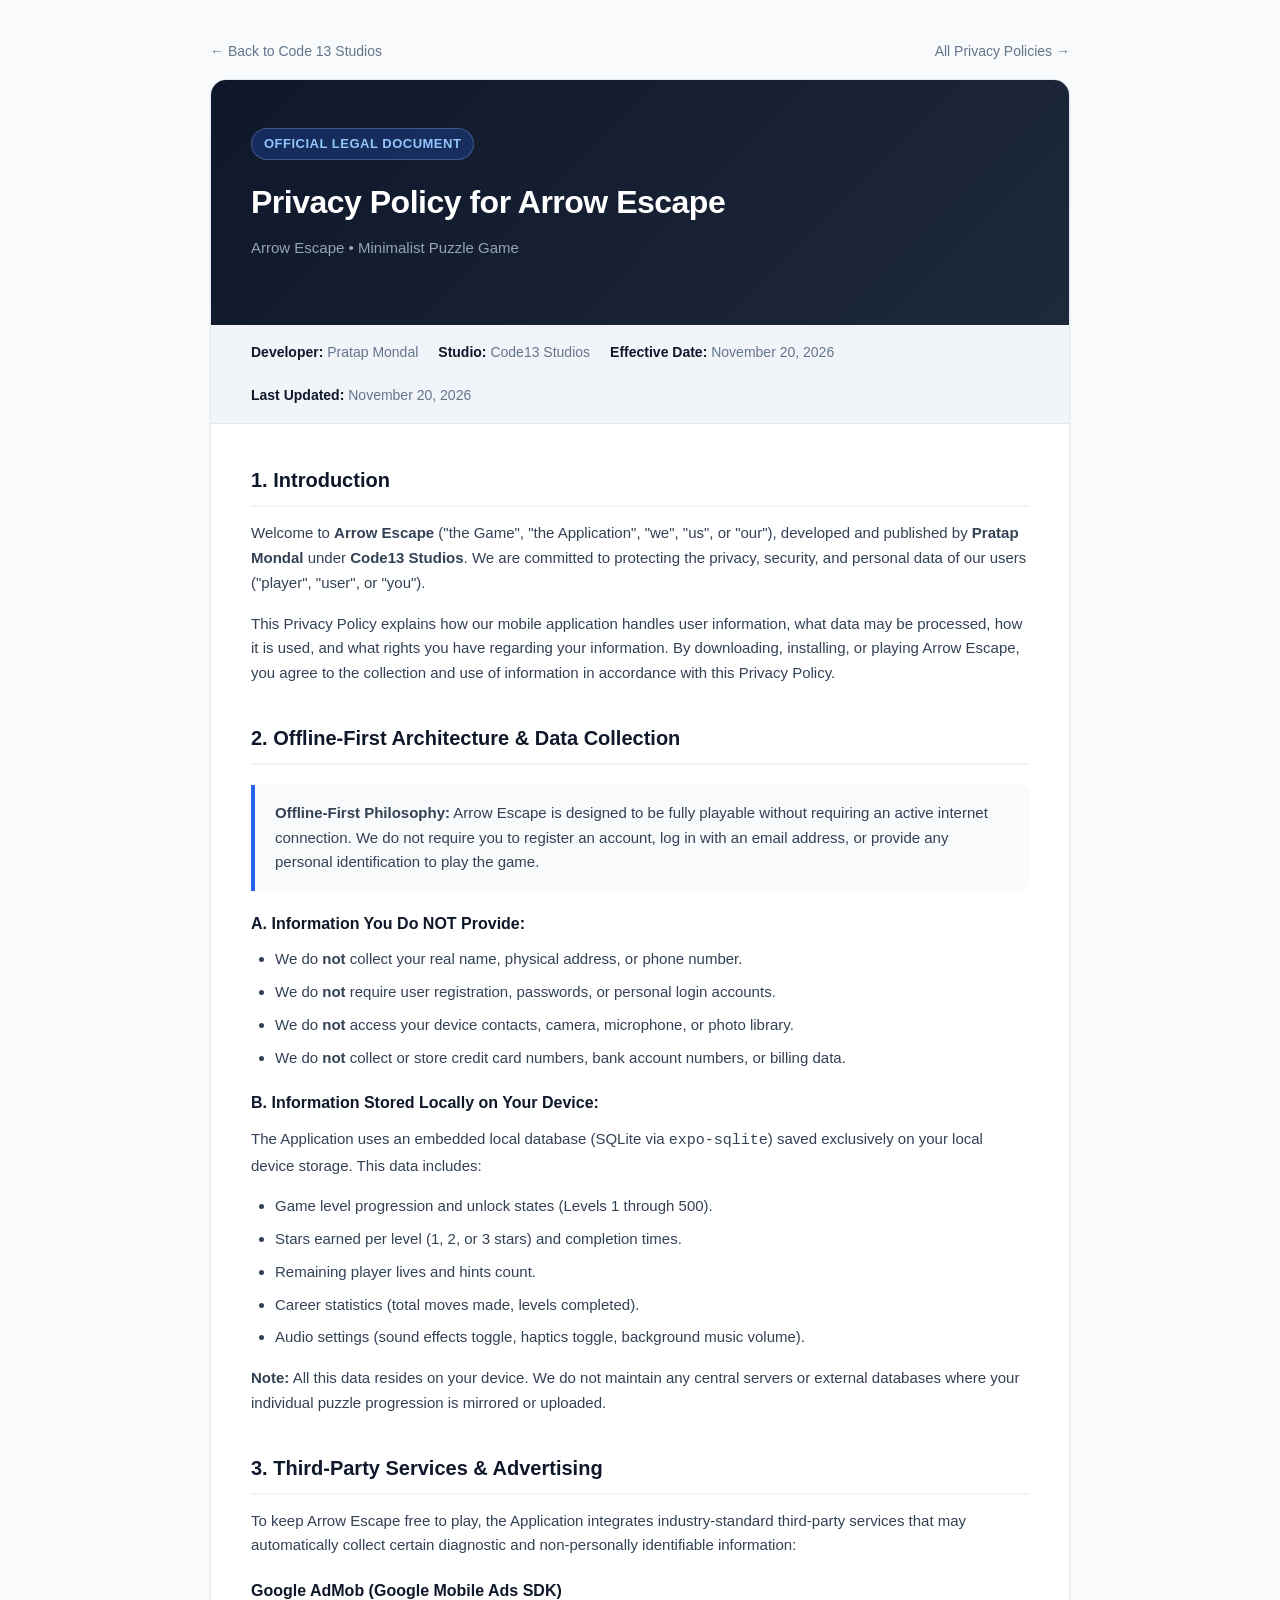
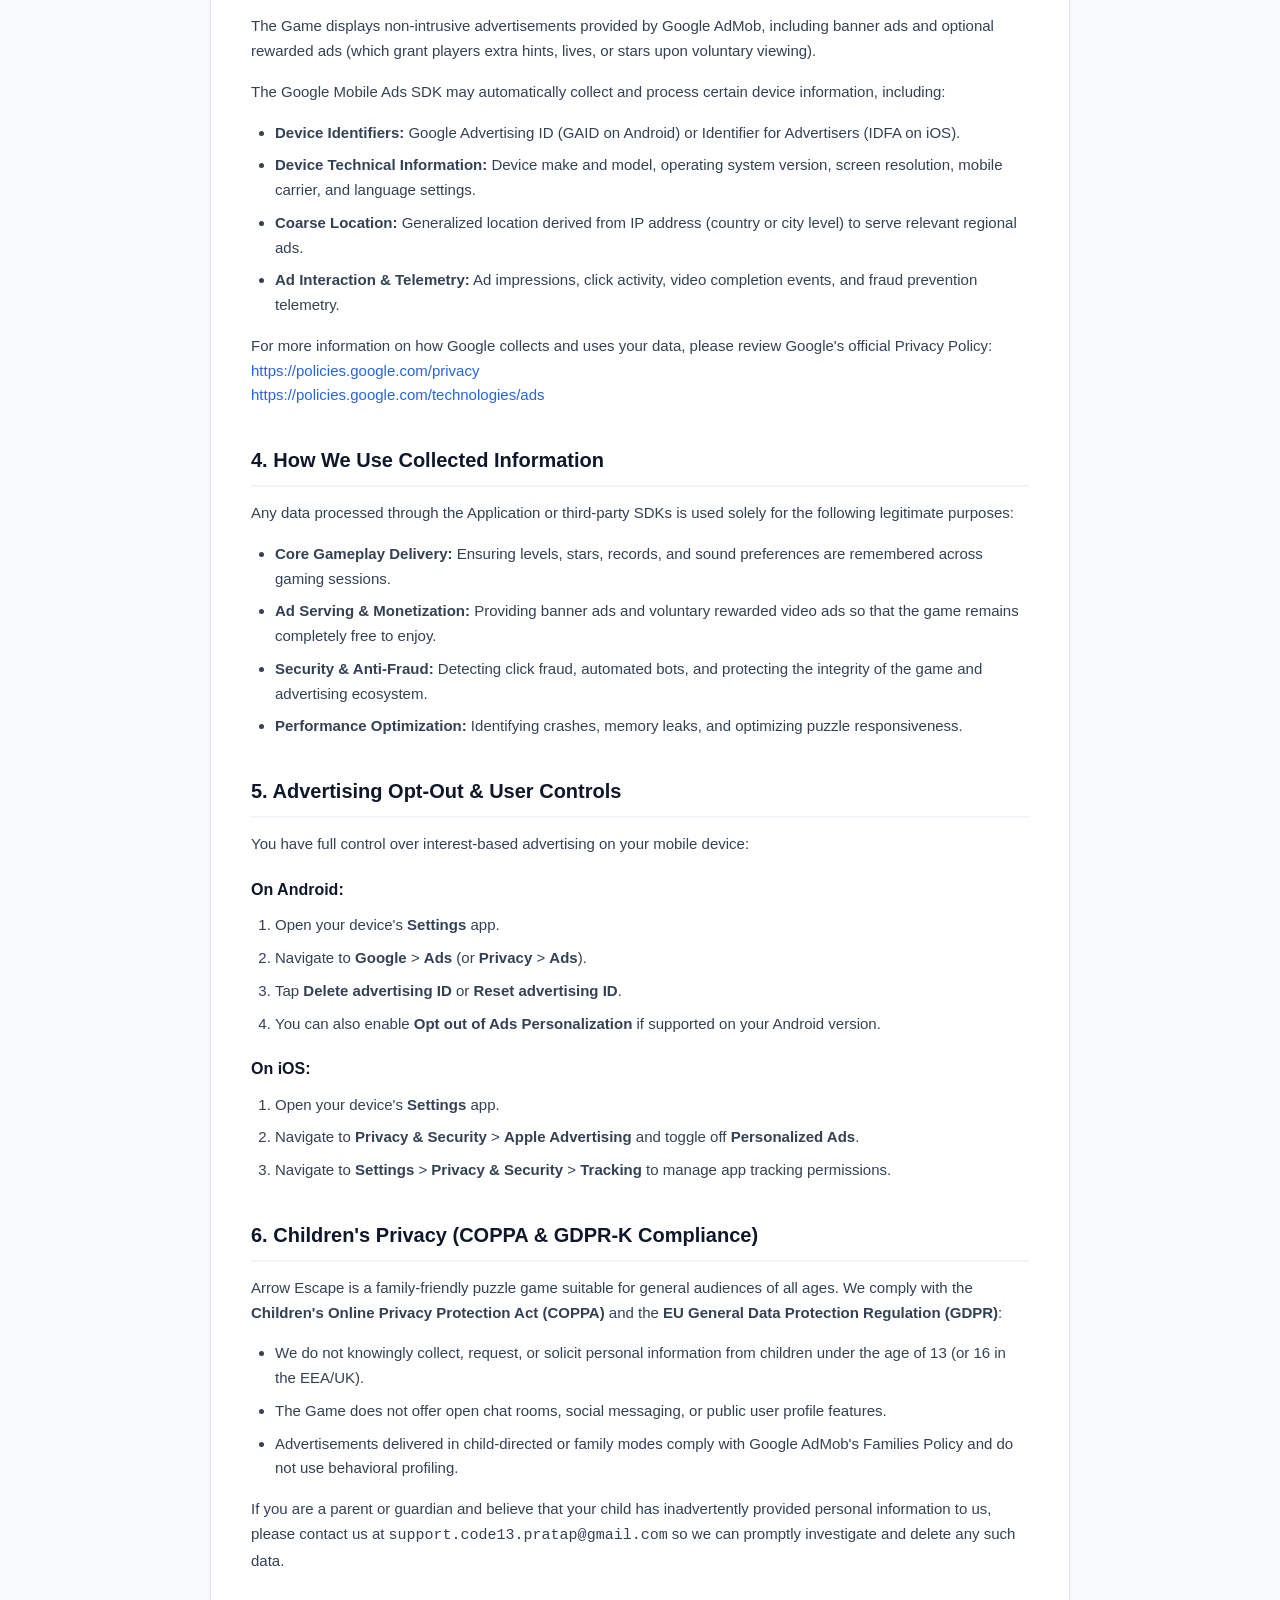
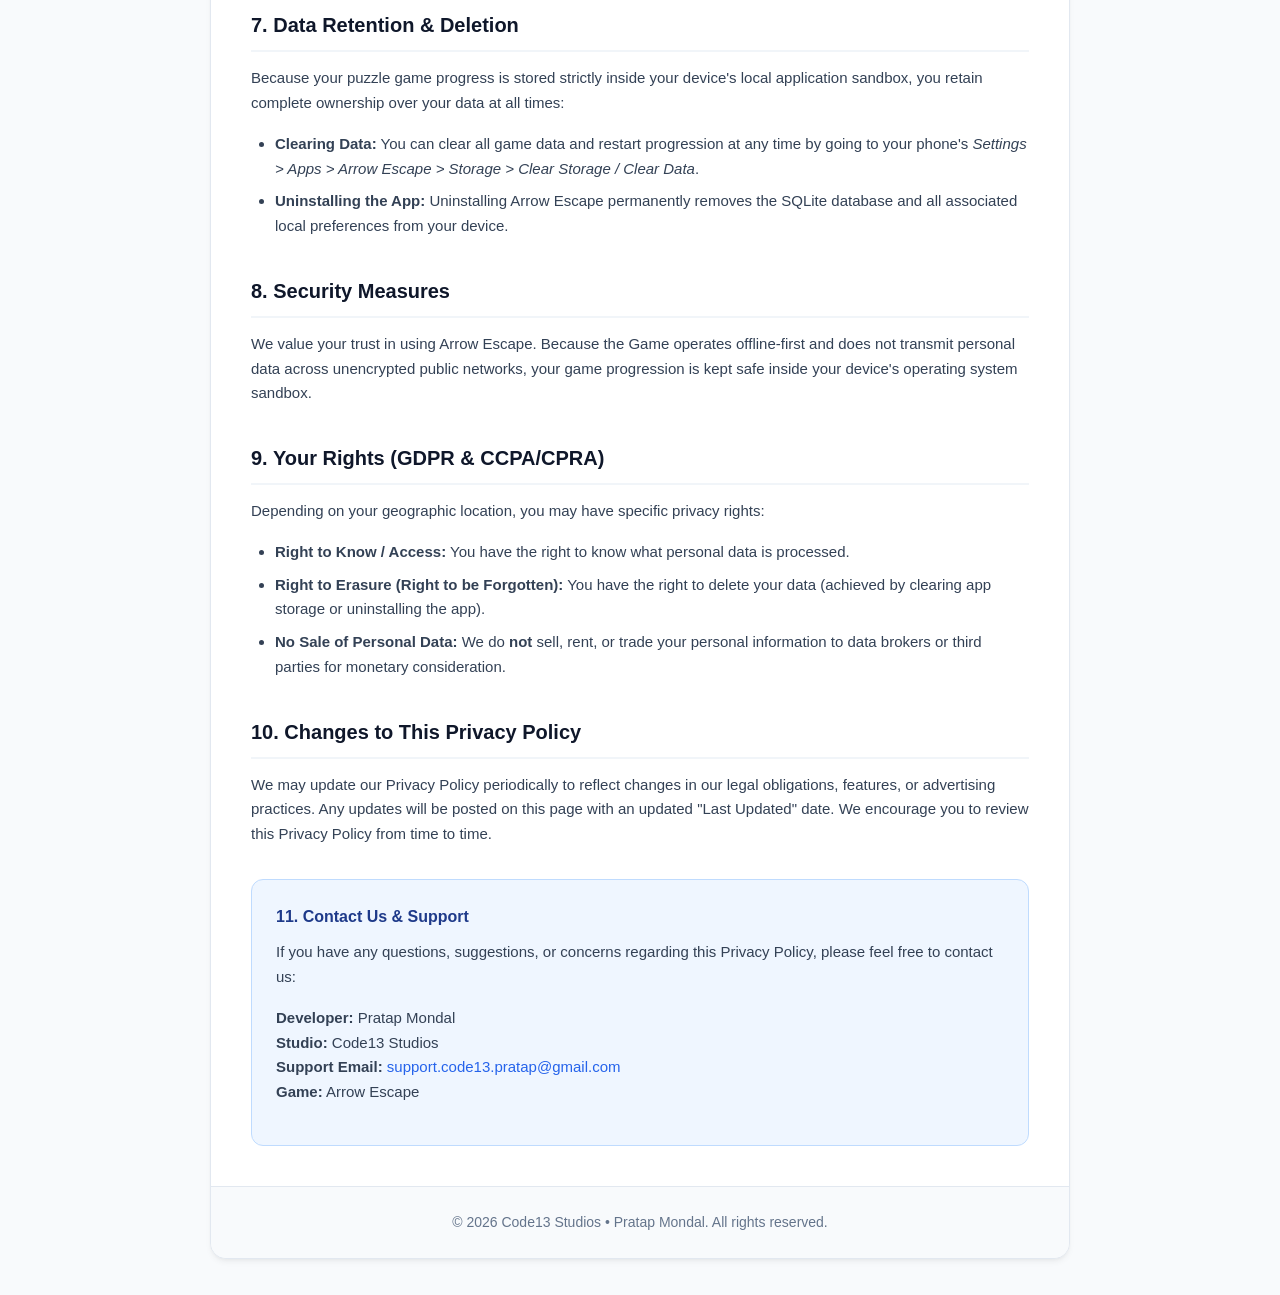
<file: privacy-policy/arrow-escape.html>
<!DOCTYPE html>
<html lang="en">
<head>
  <meta charset="UTF-8">
  <meta name="viewport" content="width=device-width, initial-scale=1.0">
  <title>Privacy Policy - Arrow Escape</title>
  <meta name="description" content="Privacy Policy for Arrow Escape developed by Pratap Mondal (Code13 Studios).">
  <link rel="icon" type="image/png" href="../assets/logo/c13-logo.png">
  <style>
    :root {
      --primary-color: #0F172A;
      --accent-color: #2563EB;
      --accent-hover: #1D4ED8;
      --text-main: #334155;
      --text-muted: #64748B;
      --bg-body: #F8FAFC;
      --bg-card: #FFFFFF;
      --border-color: #E2E8F0;
      --badge-bg: #EFF6FF;
      --badge-text: #1E40AF;
    }

    * {
      box-sizing: border-box;
      margin: 0;
      padding: 0;
    }

    body {
      font-family: -apple-system, BlinkMacSystemFont, "Segoe UI", Roboto, "Helvetica Neue", Arial, sans-serif;
      line-height: 1.65;
      color: var(--text-main);
      background-color: var(--bg-body);
      padding: 40px 20px;
    }

    .top-nav-bar {
      max-width: 860px;
      margin: 0 auto 16px auto;
      display: flex;
      justify-content: space-between;
      align-items: center;
    }

    .top-nav-link {
      color: var(--text-muted);
      text-decoration: none;
      font-size: 14px;
      font-weight: 500;
      display: inline-flex;
      align-items: center;
      gap: 6px;
      transition: color 0.2s ease;
    }

    .top-nav-link:hover {
      color: var(--accent-color);
      text-decoration: underline;
    }

    .container {
      max-width: 860px;
      margin: 0 auto;
      background: var(--bg-card);
      border-radius: 16px;
      box-shadow: 0 4px 6px -1px rgba(0, 0, 0, 0.05), 0 2px 4px -2px rgba(0, 0, 0, 0.05);
      border: 1px solid var(--border-color);
      overflow: hidden;
    }

    header {
      background: linear-gradient(135deg, #0F172A 0%, #1E293B 100%);
      color: #FFFFFF;
      padding: 48px 40px;
      text-align: left;
    }

    .badge {
      display: inline-block;
      padding: 4px 12px;
      font-size: 13px;
      font-weight: 600;
      letter-spacing: 0.5px;
      text-transform: uppercase;
      background: rgba(37, 99, 235, 0.25);
      color: #93C5FD;
      border-radius: 9999px;
      margin-bottom: 16px;
      border: 1px solid rgba(147, 197, 253, 0.3);
    }

    header h1 {
      font-size: 32px;
      font-weight: 800;
      margin-bottom: 8px;
      letter-spacing: -0.5px;
    }

    header p {
      color: #94A3B8;
      font-size: 15px;
    }

    .meta-bar {
      display: flex;
      flex-wrap: wrap;
      gap: 20px;
      padding: 16px 40px;
      background: #F1F5F9;
      border-bottom: 1px solid var(--border-color);
      font-size: 14px;
      color: var(--text-muted);
    }

    .meta-bar strong {
      color: var(--primary-color);
    }

    .content {
      padding: 40px;
    }

    h2 {
      font-size: 20px;
      font-weight: 700;
      color: var(--primary-color);
      margin-top: 36px;
      margin-bottom: 14px;
      padding-bottom: 8px;
      border-bottom: 2px solid #F1F5F9;
    }

    h2:first-of-type {
      margin-top: 0;
    }

    h3 {
      font-size: 16px;
      font-weight: 600;
      color: var(--primary-color);
      margin-top: 20px;
      margin-bottom: 10px;
    }

    p {
      margin-bottom: 16px;
      font-size: 15px;
    }

    ul, ol {
      margin-bottom: 16px;
      padding-left: 24px;
    }

    li {
      margin-bottom: 8px;
      font-size: 15px;
    }

    a {
      color: var(--accent-color);
      text-decoration: none;
      word-break: break-all;
    }

    a:hover {
      text-decoration: underline;
      color: var(--accent-hover);
    }

    .highlight-card {
      background: #F8FAFC;
      border-left: 4px solid var(--accent-color);
      padding: 16px 20px;
      margin: 20px 0;
      border-radius: 0 8px 8px 0;
    }

    .highlight-card p:last-child {
      margin-bottom: 0;
    }

    .contact-box {
      background: #EFF6FF;
      border: 1px solid #BFDBFE;
      border-radius: 12px;
      padding: 24px;
      margin-top: 32px;
    }

    .contact-box h3 {
      margin-top: 0;
      color: #1E3A8A;
    }

    footer {
      background: #F8FAFC;
      border-top: 1px solid var(--border-color);
      padding: 24px 40px;
      text-align: center;
      font-size: 14px;
      color: var(--text-muted);
    }

    @media (max-width: 640px) {
      body {
        padding: 12px;
      }
      header {
        padding: 32px 20px;
      }
      header h1 {
        font-size: 26px;
      }
      .meta-bar {
        padding: 14px 20px;
        flex-direction: column;
        gap: 6px;
      }
      .content {
        padding: 24px 20px;
      }
      footer {
        padding: 20px;
      }
    }
  </style>
</head>
<body>

  <div class="top-nav-bar">
    <a href="../index.html" class="top-nav-link">← Back to Code 13 Studios</a>
    <a href="index.html" class="top-nav-link">All Privacy Policies →</a>
  </div>

  <div class="container">
    <header>
      <div class="badge">Official Legal Document</div>
      <h1>Privacy Policy for Arrow Escape</h1>
      <p>Arrow Escape • Minimalist Puzzle Game</p>
    </header>

    <div class="meta-bar">
      <div><strong>Developer:</strong> Pratap Mondal</div>
      <div><strong>Studio:</strong> Code13 Studios</div>
      <div><strong>Effective Date:</strong> November 20, 2026</div>
      <div><strong>Last Updated:</strong> November 20, 2026</div>
    </div>

    <div class="content">
      <h2>1. Introduction</h2>
      <p>
        Welcome to <strong>Arrow Escape</strong> ("the Game", "the Application", "we", "us", or "our"), developed and published by <strong>Pratap Mondal</strong> under <strong>Code13 Studios</strong>. We are committed to protecting the privacy, security, and personal data of our users ("player", "user", or "you").
      </p>
      <p>
        This Privacy Policy explains how our mobile application handles user information, what data may be processed, how it is used, and what rights you have regarding your information. By downloading, installing, or playing Arrow Escape, you agree to the collection and use of information in accordance with this Privacy Policy.
      </p>

      <h2>2. Offline-First Architecture & Data Collection</h2>
      <div class="highlight-card">
        <p><strong>Offline-First Philosophy:</strong> Arrow Escape is designed to be fully playable without requiring an active internet connection. We do not require you to register an account, log in with an email address, or provide any personal identification to play the game.</p>
      </div>

      <h3>A. Information You Do NOT Provide:</h3>
      <ul>
        <li>We do <strong>not</strong> collect your real name, physical address, or phone number.</li>
        <li>We do <strong>not</strong> require user registration, passwords, or personal login accounts.</li>
        <li>We do <strong>not</strong> access your device contacts, camera, microphone, or photo library.</li>
        <li>We do <strong>not</strong> collect or store credit card numbers, bank account numbers, or billing data.</li>
      </ul>

      <h3>B. Information Stored Locally on Your Device:</h3>
      <p>
        The Application uses an embedded local database (SQLite via <code>expo-sqlite</code>) saved exclusively on your local device storage. This data includes:
      </p>
      <ul>
        <li>Game level progression and unlock states (Levels 1 through 500).</li>
        <li>Stars earned per level (1, 2, or 3 stars) and completion times.</li>
        <li>Remaining player lives and hints count.</li>
        <li>Career statistics (total moves made, levels completed).</li>
        <li>Audio settings (sound effects toggle, haptics toggle, background music volume).</li>
      </ul>
      <p>
        <strong>Note:</strong> All this data resides on your device. We do not maintain any central servers or external databases where your individual puzzle progression is mirrored or uploaded.
      </p>

      <h2>3. Third-Party Services & Advertising</h2>
      <p>
        To keep Arrow Escape free to play, the Application integrates industry-standard third-party services that may automatically collect certain diagnostic and non-personally identifiable information:
      </p>

      <h3>Google AdMob (Google Mobile Ads SDK)</h3>
      <p>
        The Game displays non-intrusive advertisements provided by Google AdMob, including banner ads and optional rewarded ads (which grant players extra hints, lives, or stars upon voluntary viewing).
      </p>
      <p>
        The Google Mobile Ads SDK may automatically collect and process certain device information, including:
      </p>
      <ul>
        <li><strong>Device Identifiers:</strong> Google Advertising ID (GAID on Android) or Identifier for Advertisers (IDFA on iOS).</li>
        <li><strong>Device Technical Information:</strong> Device make and model, operating system version, screen resolution, mobile carrier, and language settings.</li>
        <li><strong>Coarse Location:</strong> Generalized location derived from IP address (country or city level) to serve relevant regional ads.</li>
        <li><strong>Ad Interaction & Telemetry:</strong> Ad impressions, click activity, video completion events, and fraud prevention telemetry.</li>
      </ul>
      <p>
        For more information on how Google collects and uses your data, please review Google's official Privacy Policy:
        <br>
        <a href="https://policies.google.com/privacy" target="_blank" rel="noopener noreferrer">https://policies.google.com/privacy</a>
        <br>
        <a href="https://policies.google.com/technologies/ads" target="_blank" rel="noopener noreferrer">https://policies.google.com/technologies/ads</a>
      </p>

      <h2>4. How We Use Collected Information</h2>
      <p>Any data processed through the Application or third-party SDKs is used solely for the following legitimate purposes:</p>
      <ul>
        <li><strong>Core Gameplay Delivery:</strong> Ensuring levels, stars, records, and sound preferences are remembered across gaming sessions.</li>
        <li><strong>Ad Serving & Monetization:</strong> Providing banner ads and voluntary rewarded video ads so that the game remains completely free to enjoy.</li>
        <li><strong>Security & Anti-Fraud:</strong> Detecting click fraud, automated bots, and protecting the integrity of the game and advertising ecosystem.</li>
        <li><strong>Performance Optimization:</strong> Identifying crashes, memory leaks, and optimizing puzzle responsiveness.</li>
      </ul>

      <h2>5. Advertising Opt-Out & User Controls</h2>
      <p>You have full control over interest-based advertising on your mobile device:</p>
      <h3>On Android:</h3>
      <ol>
        <li>Open your device's <strong>Settings</strong> app.</li>
        <li>Navigate to <strong>Google</strong> &gt; <strong>Ads</strong> (or <strong>Privacy</strong> &gt; <strong>Ads</strong>).</li>
        <li>Tap <strong>Delete advertising ID</strong> or <strong>Reset advertising ID</strong>.</li>
        <li>You can also enable <strong>Opt out of Ads Personalization</strong> if supported on your Android version.</li>
      </ol>
      <h3>On iOS:</h3>
      <ol>
        <li>Open your device's <strong>Settings</strong> app.</li>
        <li>Navigate to <strong>Privacy &amp; Security</strong> &gt; <strong>Apple Advertising</strong> and toggle off <strong>Personalized Ads</strong>.</li>
        <li>Navigate to <strong>Settings</strong> &gt; <strong>Privacy &amp; Security</strong> &gt; <strong>Tracking</strong> to manage app tracking permissions.</li>
      </ol>

      <h2>6. Children's Privacy (COPPA & GDPR-K Compliance)</h2>
      <p>
        Arrow Escape is a family-friendly puzzle game suitable for general audiences of all ages. We comply with the <strong>Children's Online Privacy Protection Act (COPPA)</strong> and the <strong>EU General Data Protection Regulation (GDPR)</strong>:
      </p>
      <ul>
        <li>We do not knowingly collect, request, or solicit personal information from children under the age of 13 (or 16 in the EEA/UK).</li>
        <li>The Game does not offer open chat rooms, social messaging, or public user profile features.</li>
        <li>Advertisements delivered in child-directed or family modes comply with Google AdMob's Families Policy and do not use behavioral profiling.</li>
      </ul>
      <p>
        If you are a parent or guardian and believe that your child has inadvertently provided personal information to us, please contact us at <code>support.code13.pratap@gmail.com</code> so we can promptly investigate and delete any such data.
      </p>

      <h2>7. Data Retention & Deletion</h2>
      <p>
        Because your puzzle game progress is stored strictly inside your device's local application sandbox, you retain complete ownership over your data at all times:
      </p>
      <ul>
        <li><strong>Clearing Data:</strong> You can clear all game data and restart progression at any time by going to your phone's <em>Settings &gt; Apps &gt; Arrow Escape &gt; Storage &gt; Clear Storage / Clear Data</em>.</li>
        <li><strong>Uninstalling the App:</strong> Uninstalling Arrow Escape permanently removes the SQLite database and all associated local preferences from your device.</li>
      </ul>

      <h2>8. Security Measures</h2>
      <p>
        We value your trust in using Arrow Escape. Because the Game operates offline-first and does not transmit personal data across unencrypted public networks, your game progression is kept safe inside your device's operating system sandbox.
      </p>

      <h2>9. Your Rights (GDPR & CCPA/CPRA)</h2>
      <p>Depending on your geographic location, you may have specific privacy rights:</p>
      <ul>
        <li><strong>Right to Know / Access:</strong> You have the right to know what personal data is processed.</li>
        <li><strong>Right to Erasure (Right to be Forgotten):</strong> You have the right to delete your data (achieved by clearing app storage or uninstalling the app).</li>
        <li><strong>No Sale of Personal Data:</strong> We do <strong>not</strong> sell, rent, or trade your personal information to data brokers or third parties for monetary consideration.</li>
      </ul>

      <h2>10. Changes to This Privacy Policy</h2>
      <p>
        We may update our Privacy Policy periodically to reflect changes in our legal obligations, features, or advertising practices. Any updates will be posted on this page with an updated "Last Updated" date. We encourage you to review this Privacy Policy from time to time.
      </p>

      <div class="contact-box">
        <h3>11. Contact Us & Support</h3>
        <p>If you have any questions, suggestions, or concerns regarding this Privacy Policy, please feel free to contact us:</p>
        <p>
          <strong>Developer:</strong> Pratap Mondal<br>
          <strong>Studio:</strong> Code13 Studios<br>
          <strong>Support Email:</strong> <a href="mailto:support.code13.pratap@gmail.com">support.code13.pratap@gmail.com</a><br>
          <strong>Game:</strong> Arrow Escape
        </p>
      </div>
    </div>

    <footer>
      &copy; 2026 Code13 Studios • Pratap Mondal. All rights reserved.
    </footer>
  </div>

</body>
</html>
</file>
